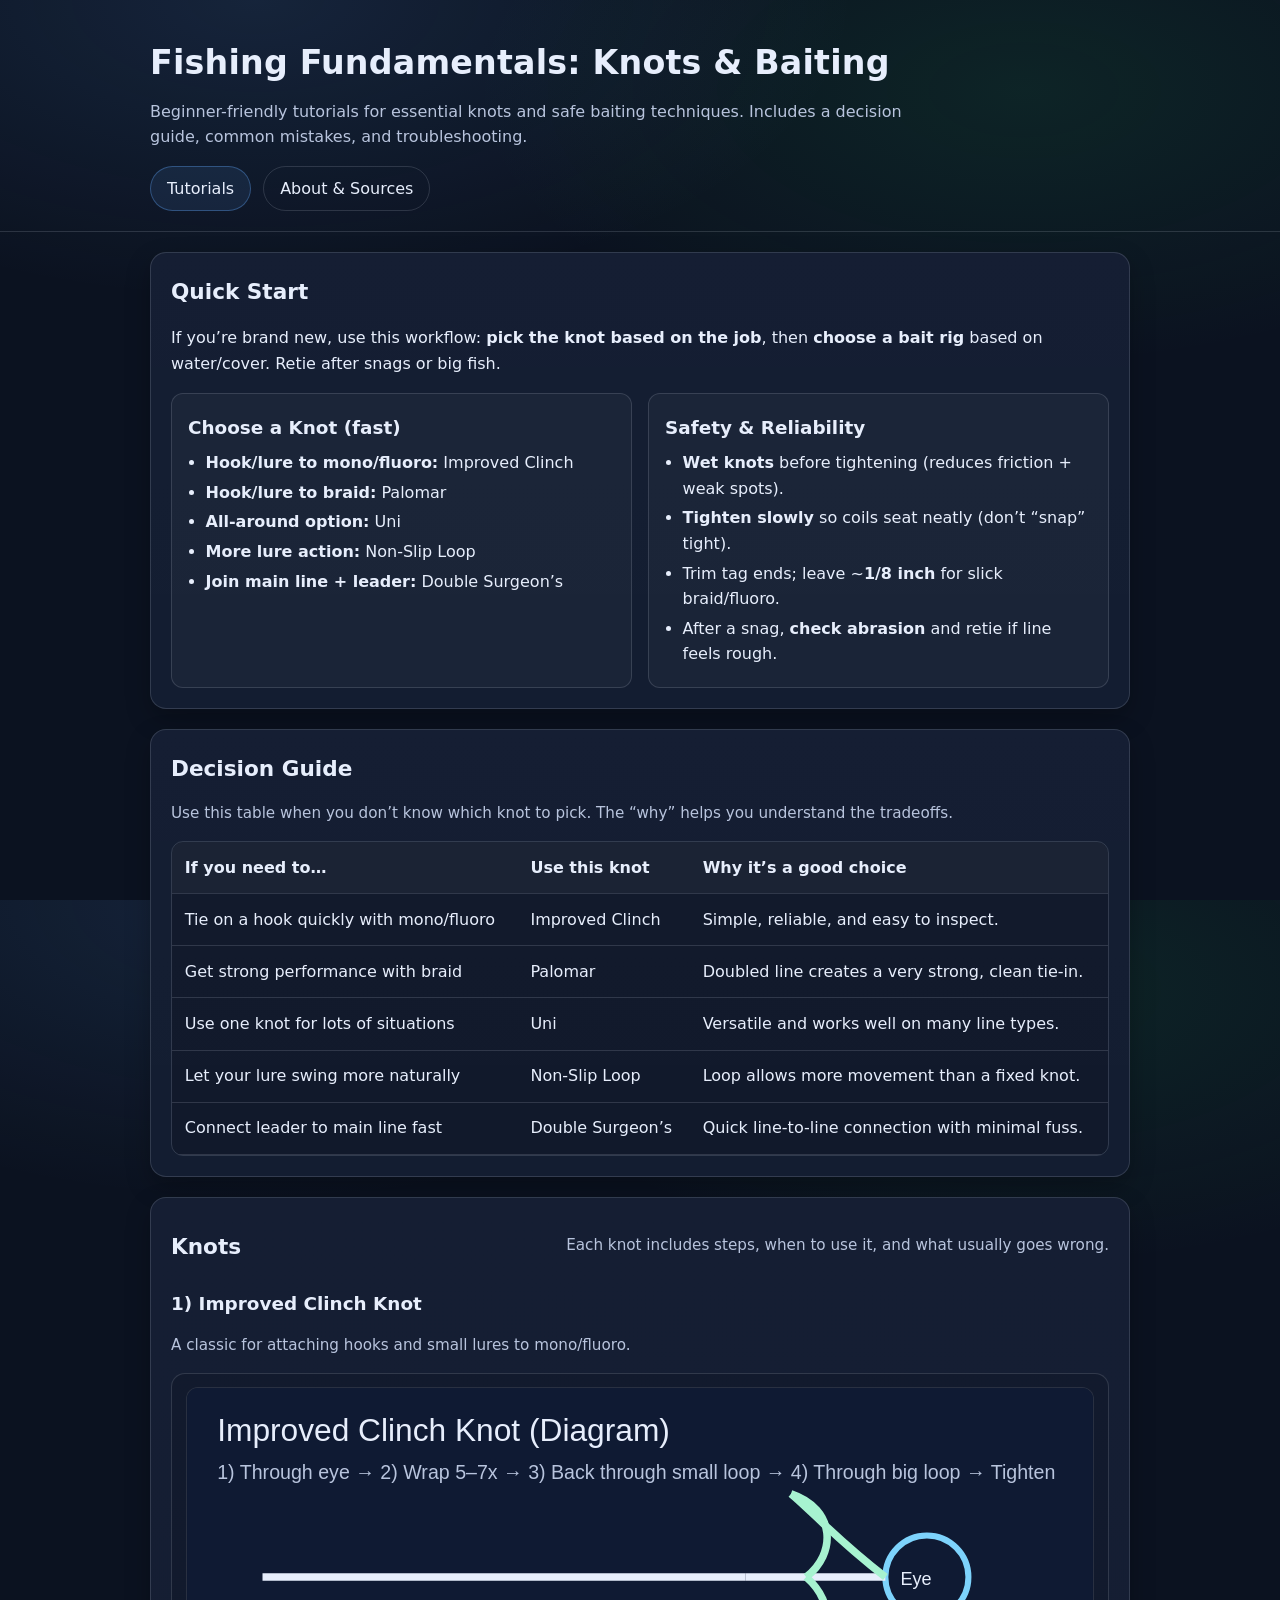
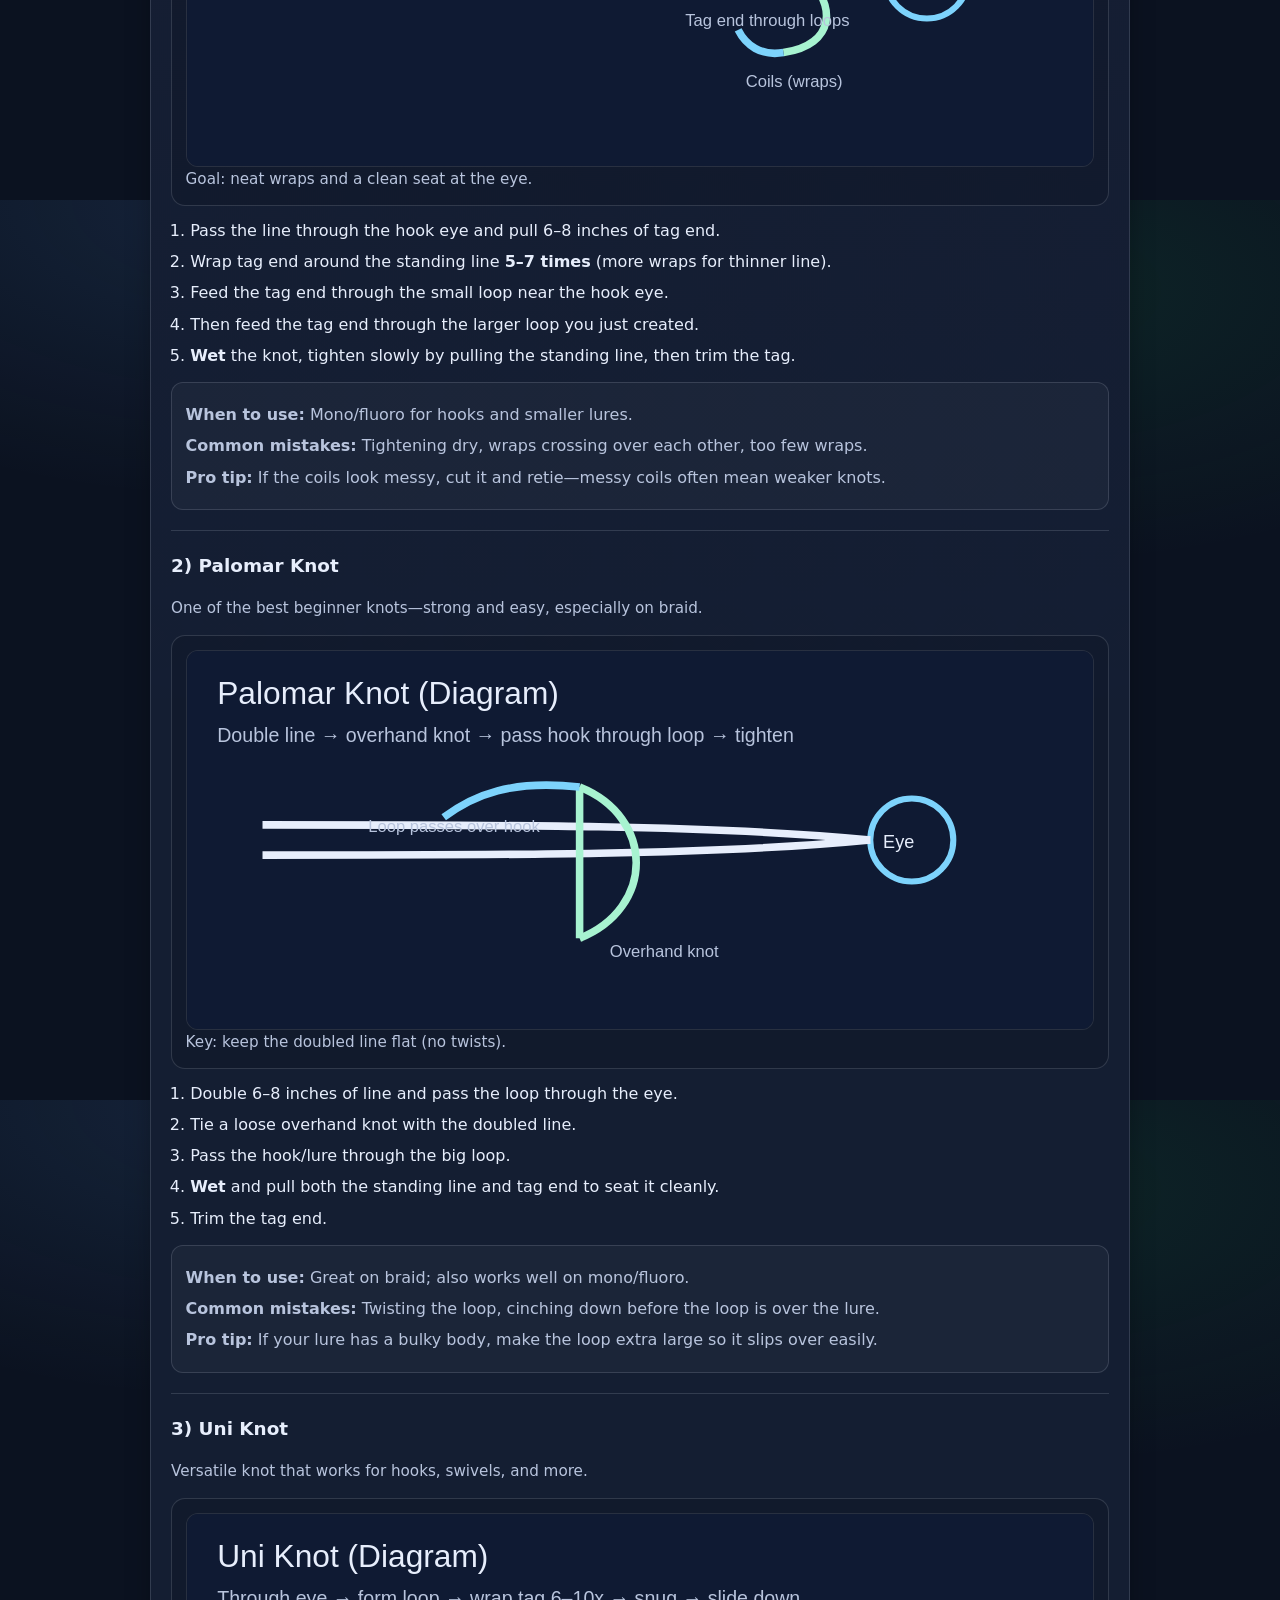
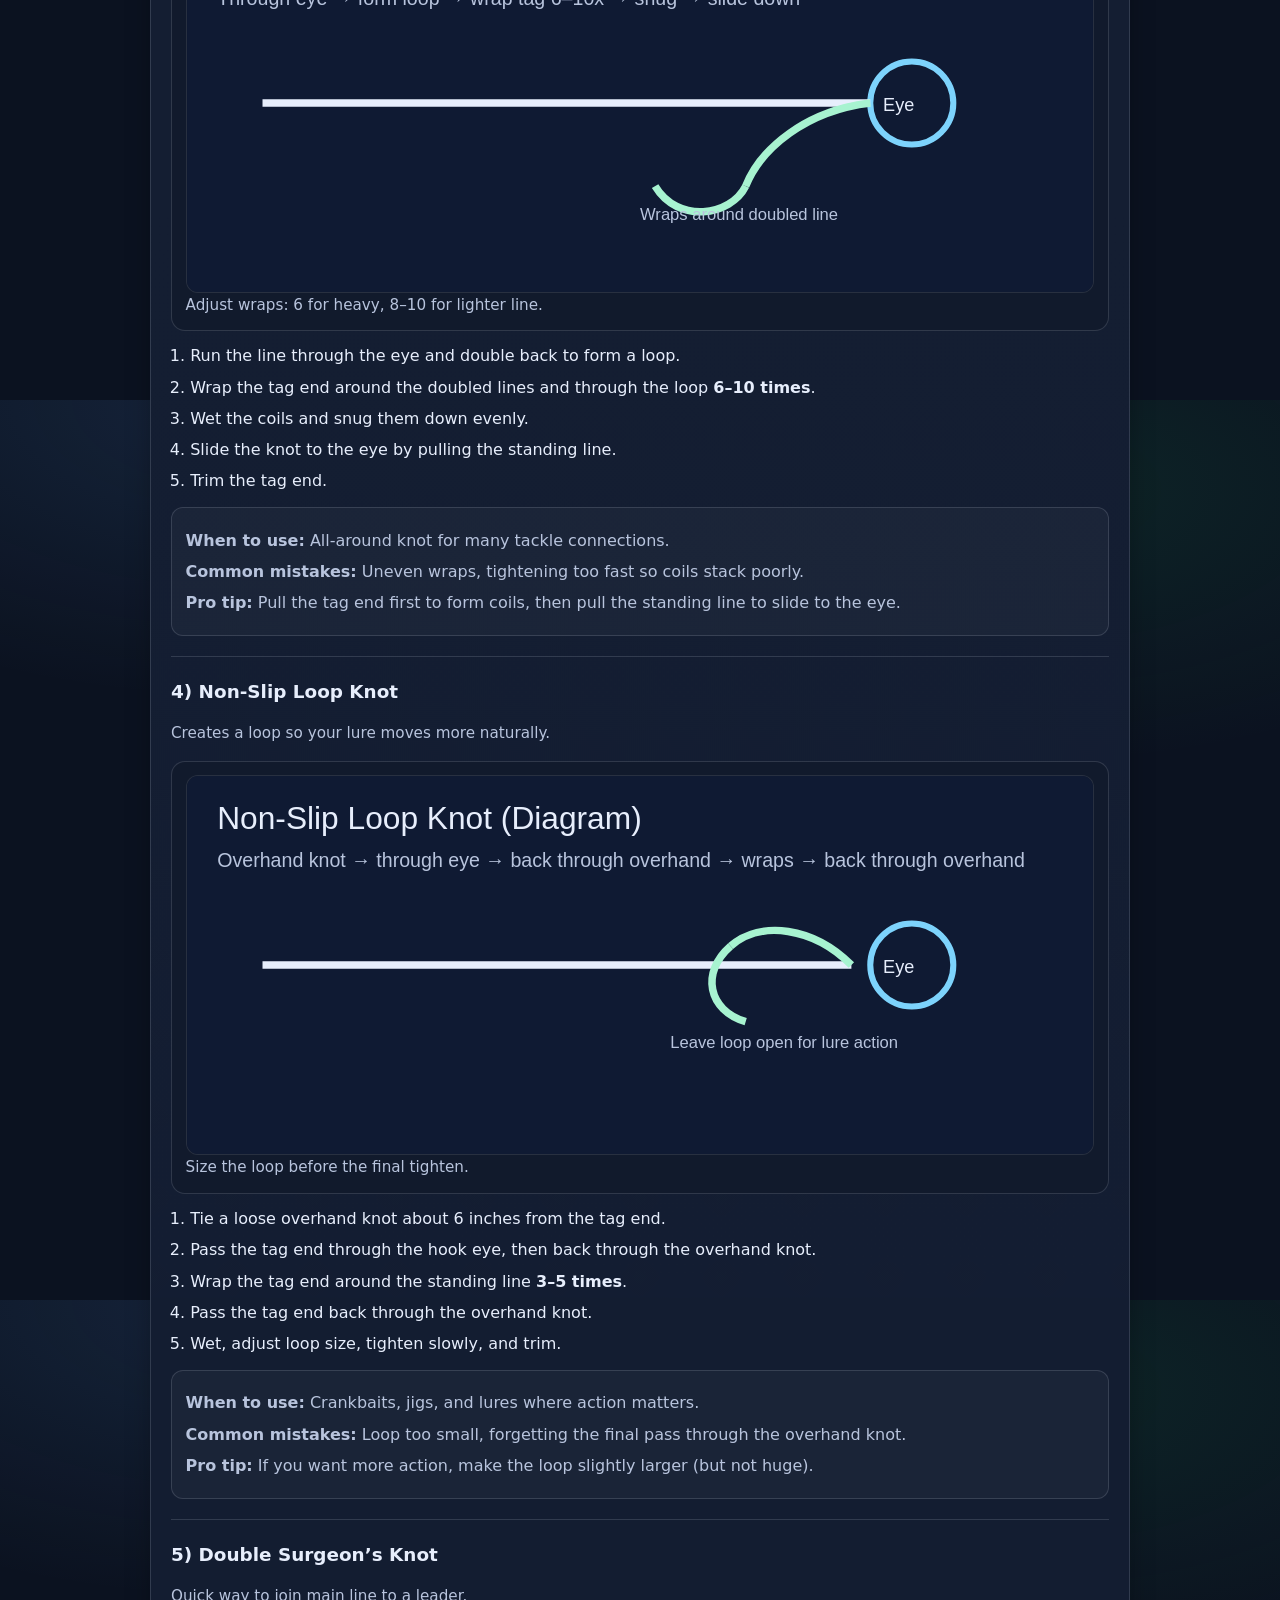
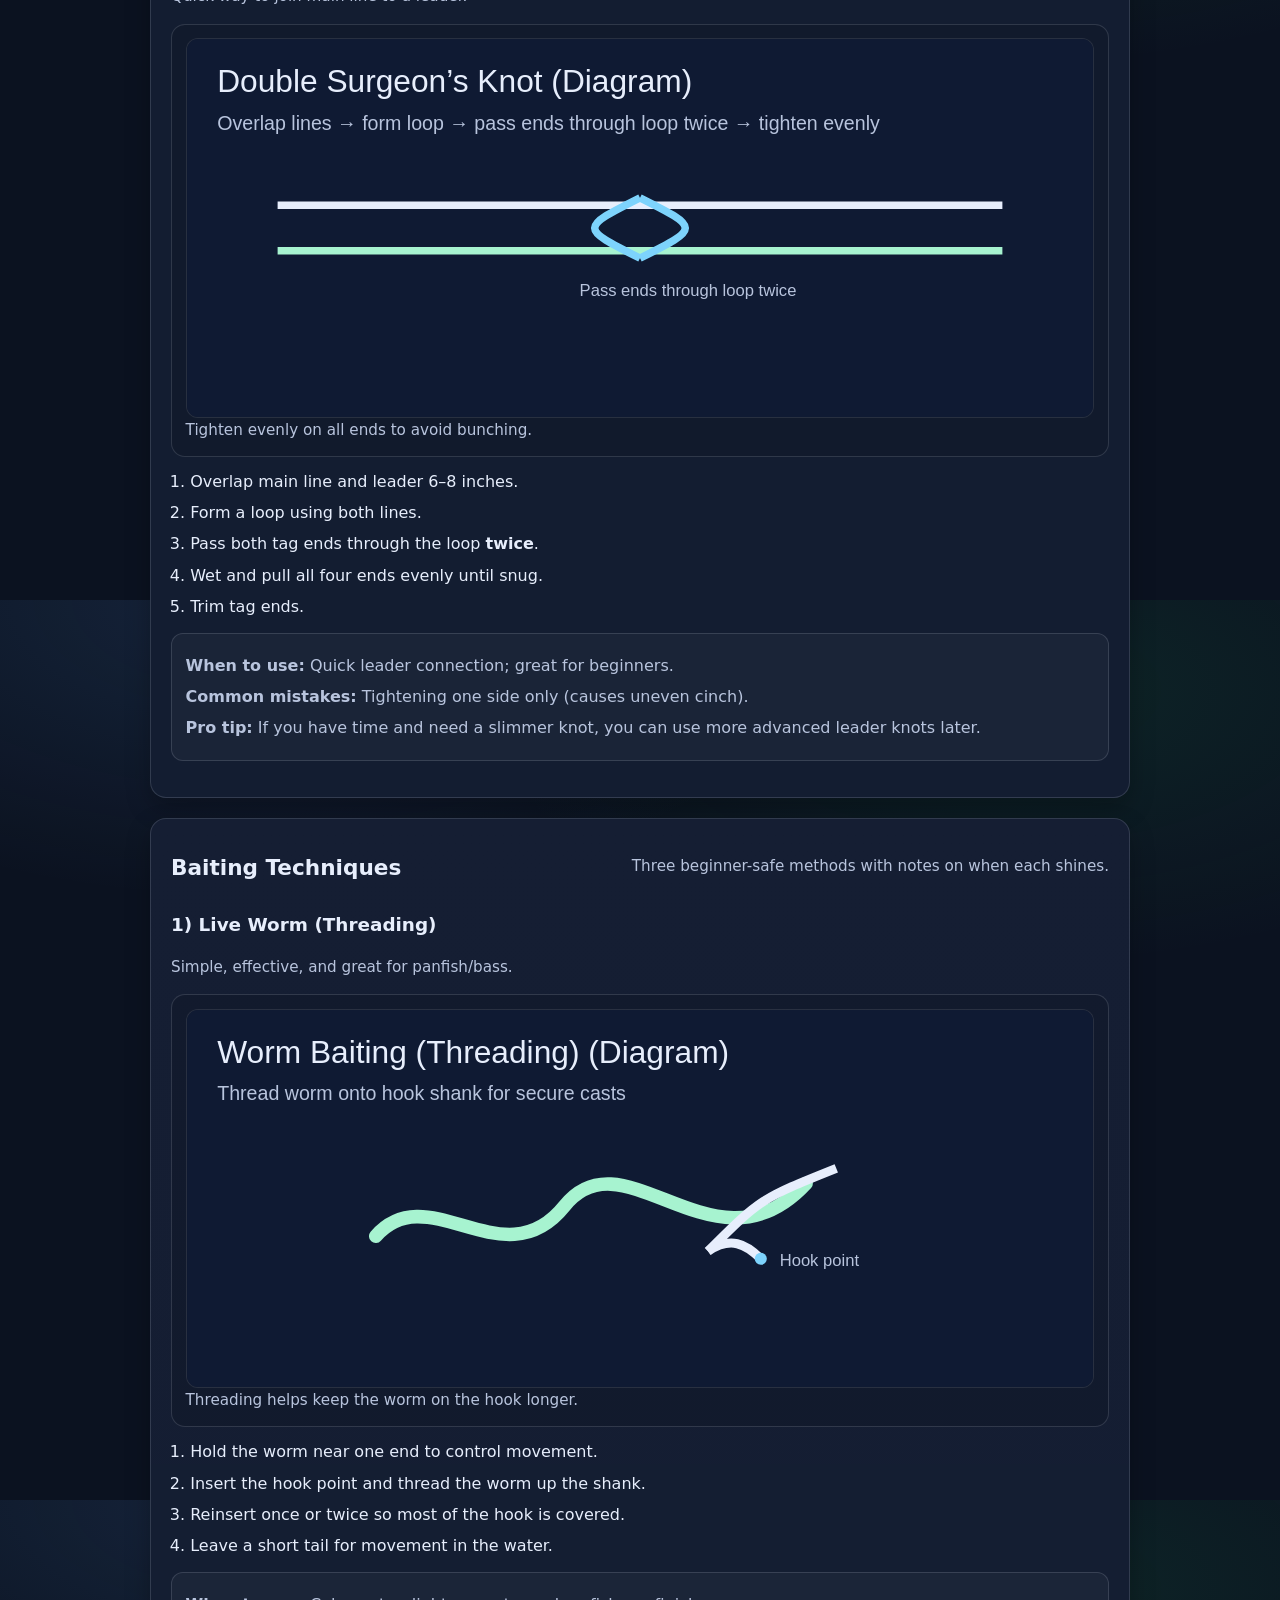
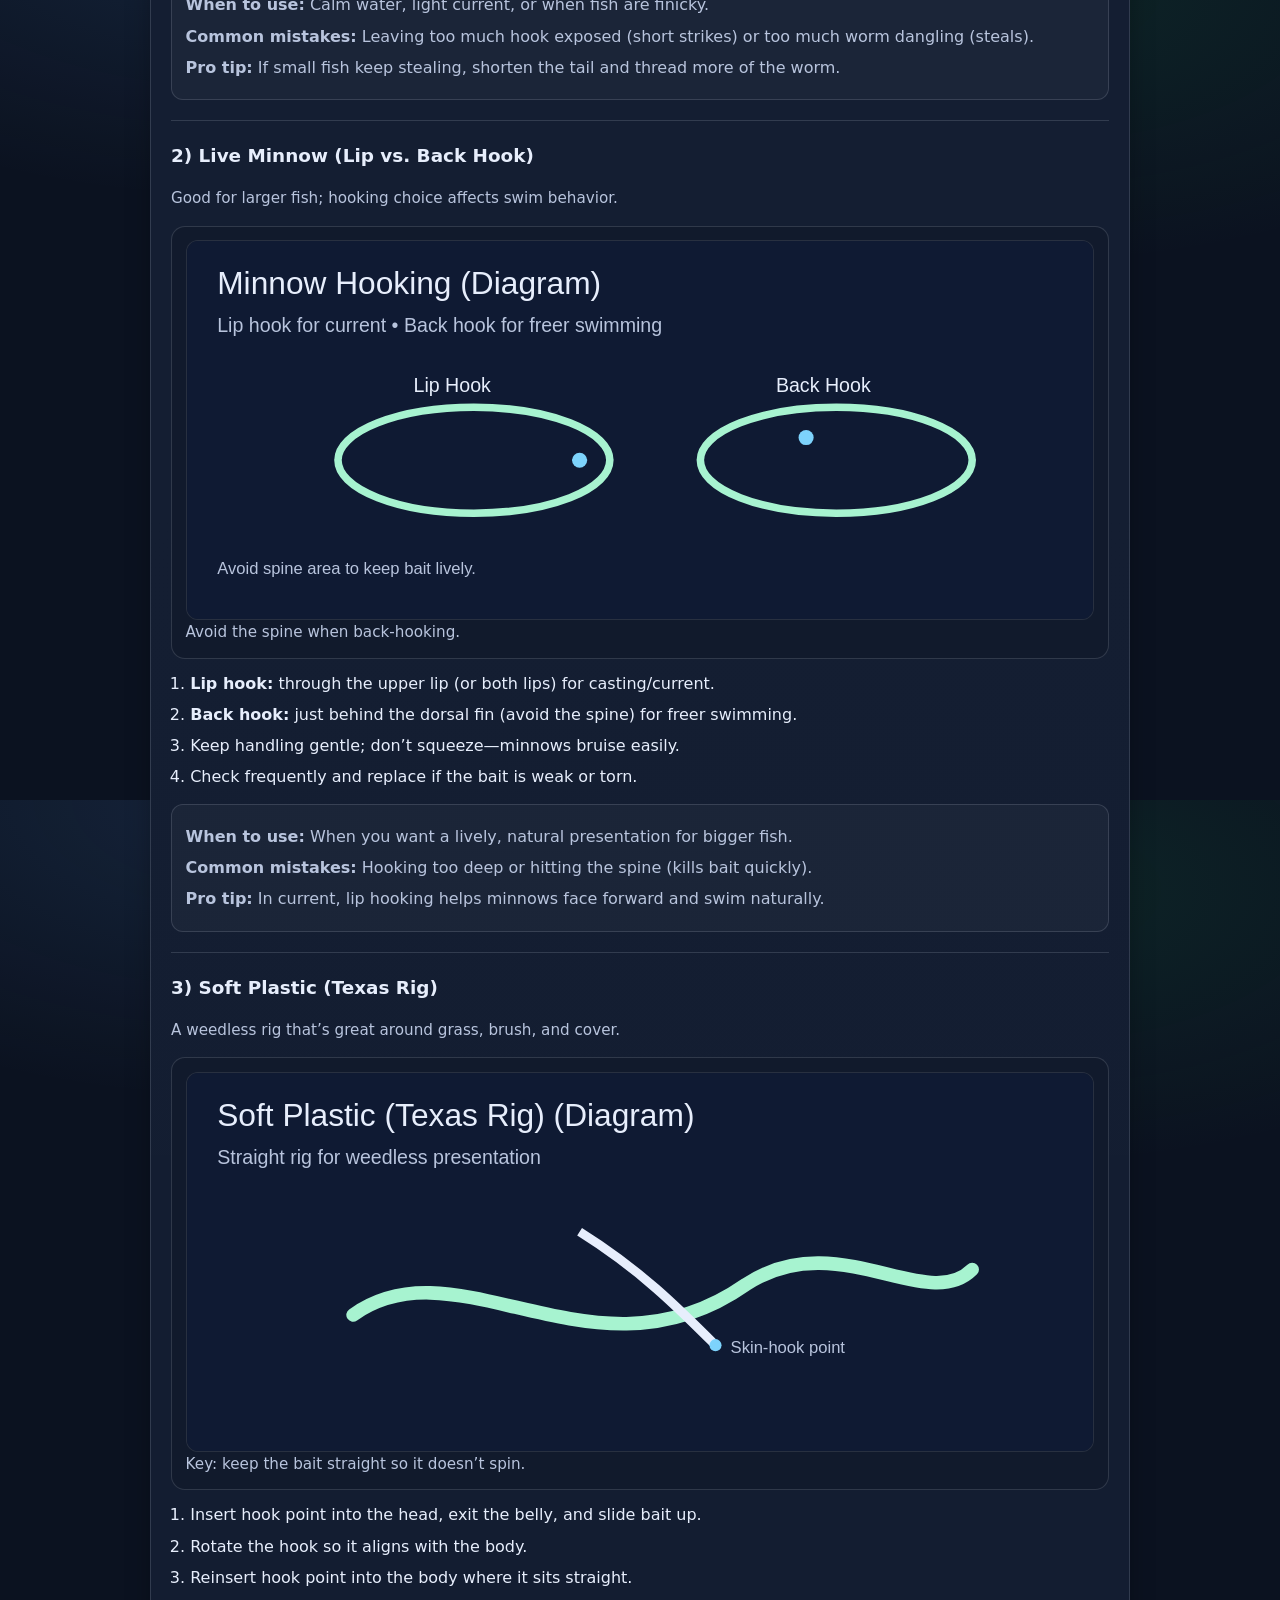
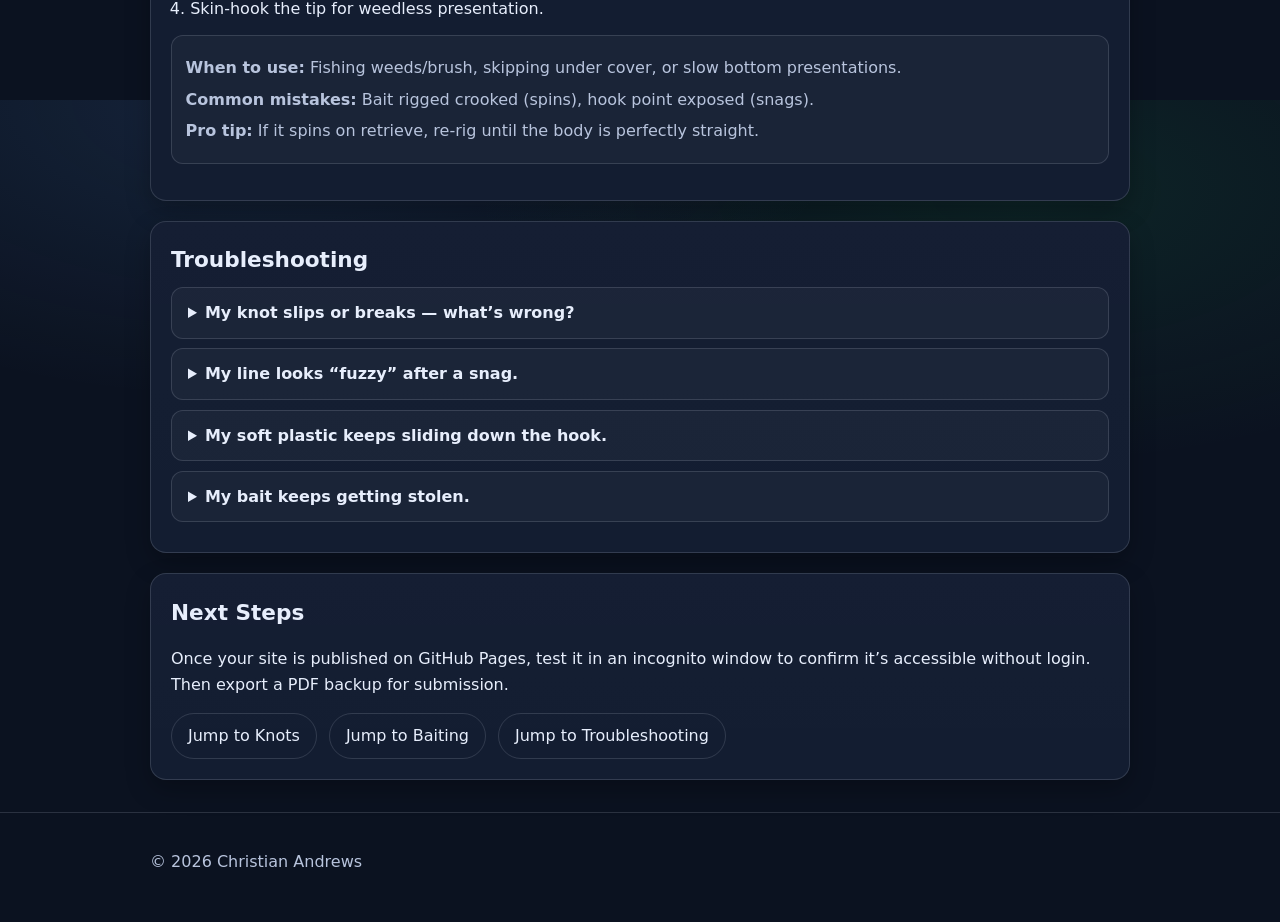
<file: index.html>
<!DOCTYPE html>
<html lang="en">
<head>
  <meta charset="utf-8" />
  <meta name="viewport" content="width=device-width, initial-scale=1" />
  <title>Fishing Fundamentals: Knots &amp; Baiting</title>
  <meta name="description" content="Beginner-friendly tutorials for essential fishing knots and safe baiting techniques, plus a quick decision guide and troubleshooting." />
  <link rel="stylesheet" href="style.css" />
</head>

<body>
  <header class="site-header">
    <div class="container">
      <div class="brand">
        <h1>Fishing Fundamentals: Knots &amp; Baiting</h1>
        <p class="lead">Beginner-friendly tutorials for essential knots and safe baiting techniques. Includes a decision guide, common mistakes, and troubleshooting.</p>
      </div>

      <nav class="site-nav" aria-label="Primary navigation">
        <a class="pill is-active" href="index.html" aria-current="page">Tutorials</a>
        <a class="pill" href="about.html">About &amp; Sources</a>
      </nav>
    </div>
  </header>

  <main class="container">
    <!-- QUICK START -->
    <section class="card">
      <h2>Quick Start</h2>
      <p>If you’re brand new, use this workflow: <strong>pick the knot based on the job</strong>, then <strong>choose a bait rig</strong> based on water/cover. Retie after snags or big fish.</p>

      <div class="grid-2">
        <div class="mini">
          <h3>Choose a Knot (fast)</h3>
          <ul class="bullets">
            <li><strong>Hook/lure to mono/fluoro:</strong> Improved Clinch</li>
            <li><strong>Hook/lure to braid:</strong> Palomar</li>
            <li><strong>All-around option:</strong> Uni</li>
            <li><strong>More lure action:</strong> Non-Slip Loop</li>
            <li><strong>Join main line + leader:</strong> Double Surgeon’s</li>
          </ul>
        </div>

        <div class="mini">
          <h3>Safety &amp; Reliability</h3>
          <ul class="bullets">
            <li><strong>Wet knots</strong> before tightening (reduces friction + weak spots).</li>
            <li><strong>Tighten slowly</strong> so coils seat neatly (don’t “snap” tight).</li>
            <li>Trim tag ends; leave ~<strong>1/8 inch</strong> for slick braid/fluoro.</li>
            <li>After a snag, <strong>check abrasion</strong> and retie if line feels rough.</li>
          </ul>
        </div>
      </div>
    </section>

    <!-- DECISION GUIDE -->
    <section class="card">
      <h2>Decision Guide</h2>
      <p class="small">Use this table when you don’t know which knot to pick. The “why” helps you understand the tradeoffs.</p>

      <div class="table-wrap" role="region" aria-label="Knot decision guide table" tabindex="0">
        <table>
          <thead>
            <tr>
              <th>If you need to…</th>
              <th>Use this knot</th>
              <th>Why it’s a good choice</th>
            </tr>
          </thead>
          <tbody>
            <tr>
              <td>Tie on a hook quickly with mono/fluoro</td>
              <td>Improved Clinch</td>
              <td>Simple, reliable, and easy to inspect.</td>
            </tr>
            <tr>
              <td>Get strong performance with braid</td>
              <td>Palomar</td>
              <td>Doubled line creates a very strong, clean tie-in.</td>
            </tr>
            <tr>
              <td>Use one knot for lots of situations</td>
              <td>Uni</td>
              <td>Versatile and works well on many line types.</td>
            </tr>
            <tr>
              <td>Let your lure swing more naturally</td>
              <td>Non-Slip Loop</td>
              <td>Loop allows more movement than a fixed knot.</td>
            </tr>
            <tr>
              <td>Connect leader to main line fast</td>
              <td>Double Surgeon’s</td>
              <td>Quick line-to-line connection with minimal fuss.</td>
            </tr>
          </tbody>
        </table>
      </div>
    </section>

    <!-- KNOTS -->
    <section class="card" id="knots">
      <div class="section-head">
        <h2>Knots</h2>
        <p class="small">Each knot includes steps, when to use it, and what usually goes wrong.</p>
      </div>

      <!-- 1) Improved Clinch -->
      <article class="tutorial" id="improved-clinch">
        <header class="tutorial-head">
          <h3>1) Improved Clinch Knot</h3>
          <p class="small">A classic for attaching hooks and small lures to mono/fluoro.</p>
        </header>

        <figure class="diagram">
          <img src="images/knot-improved-clinch.svg" alt="Improved clinch knot diagram." loading="lazy" />
          <figcaption class="small">Goal: neat wraps and a clean seat at the eye.</figcaption>
        </figure>

        <ol class="steps">
          <li>Pass the line through the hook eye and pull 6–8 inches of tag end.</li>
          <li>Wrap tag end around the standing line <strong>5–7 times</strong> (more wraps for thinner line).</li>
          <li>Feed the tag end through the small loop near the hook eye.</li>
          <li>Then feed the tag end through the larger loop you just created.</li>
          <li><strong>Wet</strong> the knot, tighten slowly by pulling the standing line, then trim the tag.</li>
        </ol>

        <div class="callouts">
          <p><strong>When to use:</strong> Mono/fluoro for hooks and smaller lures.</p>
          <p><strong>Common mistakes:</strong> Tightening dry, wraps crossing over each other, too few wraps.</p>
          <p><strong>Pro tip:</strong> If the coils look messy, cut it and retie—messy coils often mean weaker knots.</p>
        </div>
      </article>

      <hr class="divider" />

      <!-- 2) Palomar -->
      <article class="tutorial" id="palomar">
        <header class="tutorial-head">
          <h3>2) Palomar Knot</h3>
          <p class="small">One of the best beginner knots—strong and easy, especially on braid.</p>
        </header>

        <figure class="diagram">
          <img src="images/knot-palomar.svg" alt="Palomar knot diagram." loading="lazy" />
          <figcaption class="small">Key: keep the doubled line flat (no twists).</figcaption>
        </figure>

        <ol class="steps">
          <li>Double 6–8 inches of line and pass the loop through the eye.</li>
          <li>Tie a loose overhand knot with the doubled line.</li>
          <li>Pass the hook/lure through the big loop.</li>
          <li><strong>Wet</strong> and pull both the standing line and tag end to seat it cleanly.</li>
          <li>Trim the tag end.</li>
        </ol>

        <div class="callouts">
          <p><strong>When to use:</strong> Great on braid; also works well on mono/fluoro.</p>
          <p><strong>Common mistakes:</strong> Twisting the loop, cinching down before the loop is over the lure.</p>
          <p><strong>Pro tip:</strong> If your lure has a bulky body, make the loop extra large so it slips over easily.</p>
        </div>
      </article>

      <hr class="divider" />

      <!-- 3) Uni -->
      <article class="tutorial" id="uni">
        <header class="tutorial-head">
          <h3>3) Uni Knot</h3>
          <p class="small">Versatile knot that works for hooks, swivels, and more.</p>
        </header>

        <figure class="diagram">
          <img src="images/knot-uni.svg" alt="Uni knot diagram." loading="lazy" />
          <figcaption class="small">Adjust wraps: 6 for heavy, 8–10 for lighter line.</figcaption>
        </figure>

        <ol class="steps">
          <li>Run the line through the eye and double back to form a loop.</li>
          <li>Wrap the tag end around the doubled lines and through the loop <strong>6–10 times</strong>.</li>
          <li>Wet the coils and snug them down evenly.</li>
          <li>Slide the knot to the eye by pulling the standing line.</li>
          <li>Trim the tag end.</li>
        </ol>

        <div class="callouts">
          <p><strong>When to use:</strong> All-around knot for many tackle connections.</p>
          <p><strong>Common mistakes:</strong> Uneven wraps, tightening too fast so coils stack poorly.</p>
          <p><strong>Pro tip:</strong> Pull the tag end first to form coils, then pull the standing line to slide to the eye.</p>
        </div>
      </article>

      <hr class="divider" />

      <!-- 4) Loop -->
      <article class="tutorial" id="loop">
        <header class="tutorial-head">
          <h3>4) Non-Slip Loop Knot</h3>
          <p class="small">Creates a loop so your lure moves more naturally.</p>
        </header>

        <figure class="diagram">
          <img src="images/knot-loop.svg" alt="Non-slip loop knot diagram." loading="lazy" />
          <figcaption class="small">Size the loop before the final tighten.</figcaption>
        </figure>

        <ol class="steps">
          <li>Tie a loose overhand knot about 6 inches from the tag end.</li>
          <li>Pass the tag end through the hook eye, then back through the overhand knot.</li>
          <li>Wrap the tag end around the standing line <strong>3–5 times</strong>.</li>
          <li>Pass the tag end back through the overhand knot.</li>
          <li>Wet, adjust loop size, tighten slowly, and trim.</li>
        </ol>

        <div class="callouts">
          <p><strong>When to use:</strong> Crankbaits, jigs, and lures where action matters.</p>
          <p><strong>Common mistakes:</strong> Loop too small, forgetting the final pass through the overhand knot.</p>
          <p><strong>Pro tip:</strong> If you want more action, make the loop slightly larger (but not huge).</p>
        </div>
      </article>

      <hr class="divider" />

      <!-- 5) Surgeon's -->
      <article class="tutorial" id="surgeons">
        <header class="tutorial-head">
          <h3>5) Double Surgeon’s Knot</h3>
          <p class="small">Quick way to join main line to a leader.</p>
        </header>

        <figure class="diagram">
          <img src="images/knot-surgeons.svg" alt="Double surgeon’s knot diagram." loading="lazy" />
          <figcaption class="small">Tighten evenly on all ends to avoid bunching.</figcaption>
        </figure>

        <ol class="steps">
          <li>Overlap main line and leader 6–8 inches.</li>
          <li>Form a loop using both lines.</li>
          <li>Pass both tag ends through the loop <strong>twice</strong>.</li>
          <li>Wet and pull all four ends evenly until snug.</li>
          <li>Trim tag ends.</li>
        </ol>

        <div class="callouts">
          <p><strong>When to use:</strong> Quick leader connection; great for beginners.</p>
          <p><strong>Common mistakes:</strong> Tightening one side only (causes uneven cinch).</p>
          <p><strong>Pro tip:</strong> If you have time and need a slimmer knot, you can use more advanced leader knots later.</p>
        </div>
      </article>
    </section>

    <!-- BAITING -->
    <section class="card" id="bait">
      <div class="section-head">
        <h2>Baiting Techniques</h2>
        <p class="small">Three beginner-safe methods with notes on when each shines.</p>
      </div>

      <!-- Worm -->
      <article class="tutorial" id="worm">
        <header class="tutorial-head">
          <h3>1) Live Worm (Threading)</h3>
          <p class="small">Simple, effective, and great for panfish/bass.</p>
        </header>

        <figure class="diagram">
          <img src="images/bait-worm.svg" alt="Worm baiting diagram." loading="lazy" />
          <figcaption class="small">Threading helps keep the worm on the hook longer.</figcaption>
        </figure>

        <ol class="steps">
          <li>Hold the worm near one end to control movement.</li>
          <li>Insert the hook point and thread the worm up the shank.</li>
          <li>Reinsert once or twice so most of the hook is covered.</li>
          <li>Leave a short tail for movement in the water.</li>
        </ol>

        <div class="callouts">
          <p><strong>When to use:</strong> Calm water, light current, or when fish are finicky.</p>
          <p><strong>Common mistakes:</strong> Leaving too much hook exposed (short strikes) or too much worm dangling (steals).</p>
          <p><strong>Pro tip:</strong> If small fish keep stealing, shorten the tail and thread more of the worm.</p>
        </div>
      </article>

      <hr class="divider" />

      <!-- Minnow -->
      <article class="tutorial" id="minnow">
        <header class="tutorial-head">
          <h3>2) Live Minnow (Lip vs. Back Hook)</h3>
          <p class="small">Good for larger fish; hooking choice affects swim behavior.</p>
        </header>

        <figure class="diagram">
          <img src="images/bait-minnow.svg" alt="Minnow hooking diagram." loading="lazy" />
          <figcaption class="small">Avoid the spine when back-hooking.</figcaption>
        </figure>

        <ol class="steps">
          <li><strong>Lip hook:</strong> through the upper lip (or both lips) for casting/current.</li>
          <li><strong>Back hook:</strong> just behind the dorsal fin (avoid the spine) for freer swimming.</li>
          <li>Keep handling gentle; don’t squeeze—minnows bruise easily.</li>
          <li>Check frequently and replace if the bait is weak or torn.</li>
        </ol>

        <div class="callouts">
          <p><strong>When to use:</strong> When you want a lively, natural presentation for bigger fish.</p>
          <p><strong>Common mistakes:</strong> Hooking too deep or hitting the spine (kills bait quickly).</p>
          <p><strong>Pro tip:</strong> In current, lip hooking helps minnows face forward and swim naturally.</p>
        </div>
      </article>

      <hr class="divider" />

      <!-- Soft plastic -->
      <article class="tutorial" id="soft-plastic">
        <header class="tutorial-head">
          <h3>3) Soft Plastic (Texas Rig)</h3>
          <p class="small">A weedless rig that’s great around grass, brush, and cover.</p>
        </header>

        <figure class="diagram">
          <img src="images/bait-soft-plastic.svg" alt="Texas rig diagram." loading="lazy" />
          <figcaption class="small">Key: keep the bait straight so it doesn’t spin.</figcaption>
        </figure>

        <ol class="steps">
          <li>Insert hook point into the head, exit the belly, and slide bait up.</li>
          <li>Rotate the hook so it aligns with the body.</li>
          <li>Reinsert hook point into the body where it sits straight.</li>
          <li>Skin-hook the tip for weedless presentation.</li>
        </ol>

        <div class="callouts">
          <p><strong>When to use:</strong> Fishing weeds/brush, skipping under cover, or slow bottom presentations.</p>
          <p><strong>Common mistakes:</strong> Bait rigged crooked (spins), hook point exposed (snags).</p>
          <p><strong>Pro tip:</strong> If it spins on retrieve, re-rig until the body is perfectly straight.</p>
        </div>
      </article>
    </section>

    <!-- TROUBLESHOOTING -->
    <section class="card" id="troubleshooting">
      <h2>Troubleshooting</h2>

      <details>
        <summary>My knot slips or breaks — what’s wrong?</summary>
        <p>Most failures come from tightening dry, crossed coils, or using a knot that doesn’t match the line type. Wet the knot, tighten slowly, and retie if the coils look uneven or stacked.</p>
      </details>

      <details>
        <summary>My line looks “fuzzy” after a snag.</summary>
        <p>That’s abrasion. Cut back past the damaged section and retie. Abraded line loses strength fast—especially on rocks and wood.</p>
      </details>

      <details>
        <summary>My soft plastic keeps sliding down the hook.</summary>
        <p>Rig it straighter, and slide the head fully up to the hook bend. If it still slips, consider a bait keeper style hook (optional upgrade).</p>
      </details>

      <details>
        <summary>My bait keeps getting stolen.</summary>
        <p>Thread more of the worm on the hook and shorten the tail. For minnows, use a smaller hook or switch to soft plastics if nuisance fish are heavy.</p>
      </details>
    </section>

    <section class="card">
      <h2>Next Steps</h2>
      <p>Once your site is published on GitHub Pages, test it in an incognito window to confirm it’s accessible without login. Then export a PDF backup for submission.</p>
      <div class="cta-row">
        <a class="pill" href="#knots">Jump to Knots</a>
        <a class="pill" href="#bait">Jump to Baiting</a>
        <a class="pill" href="#troubleshooting">Jump to Troubleshooting</a>
      </div>
    </section>
  </main>

  <footer class="site-footer">
    <div class="container">
      <p>&copy; 2026 Christian Andrews</p>
    </div>
  </footer>
</body>
</html>
</file>
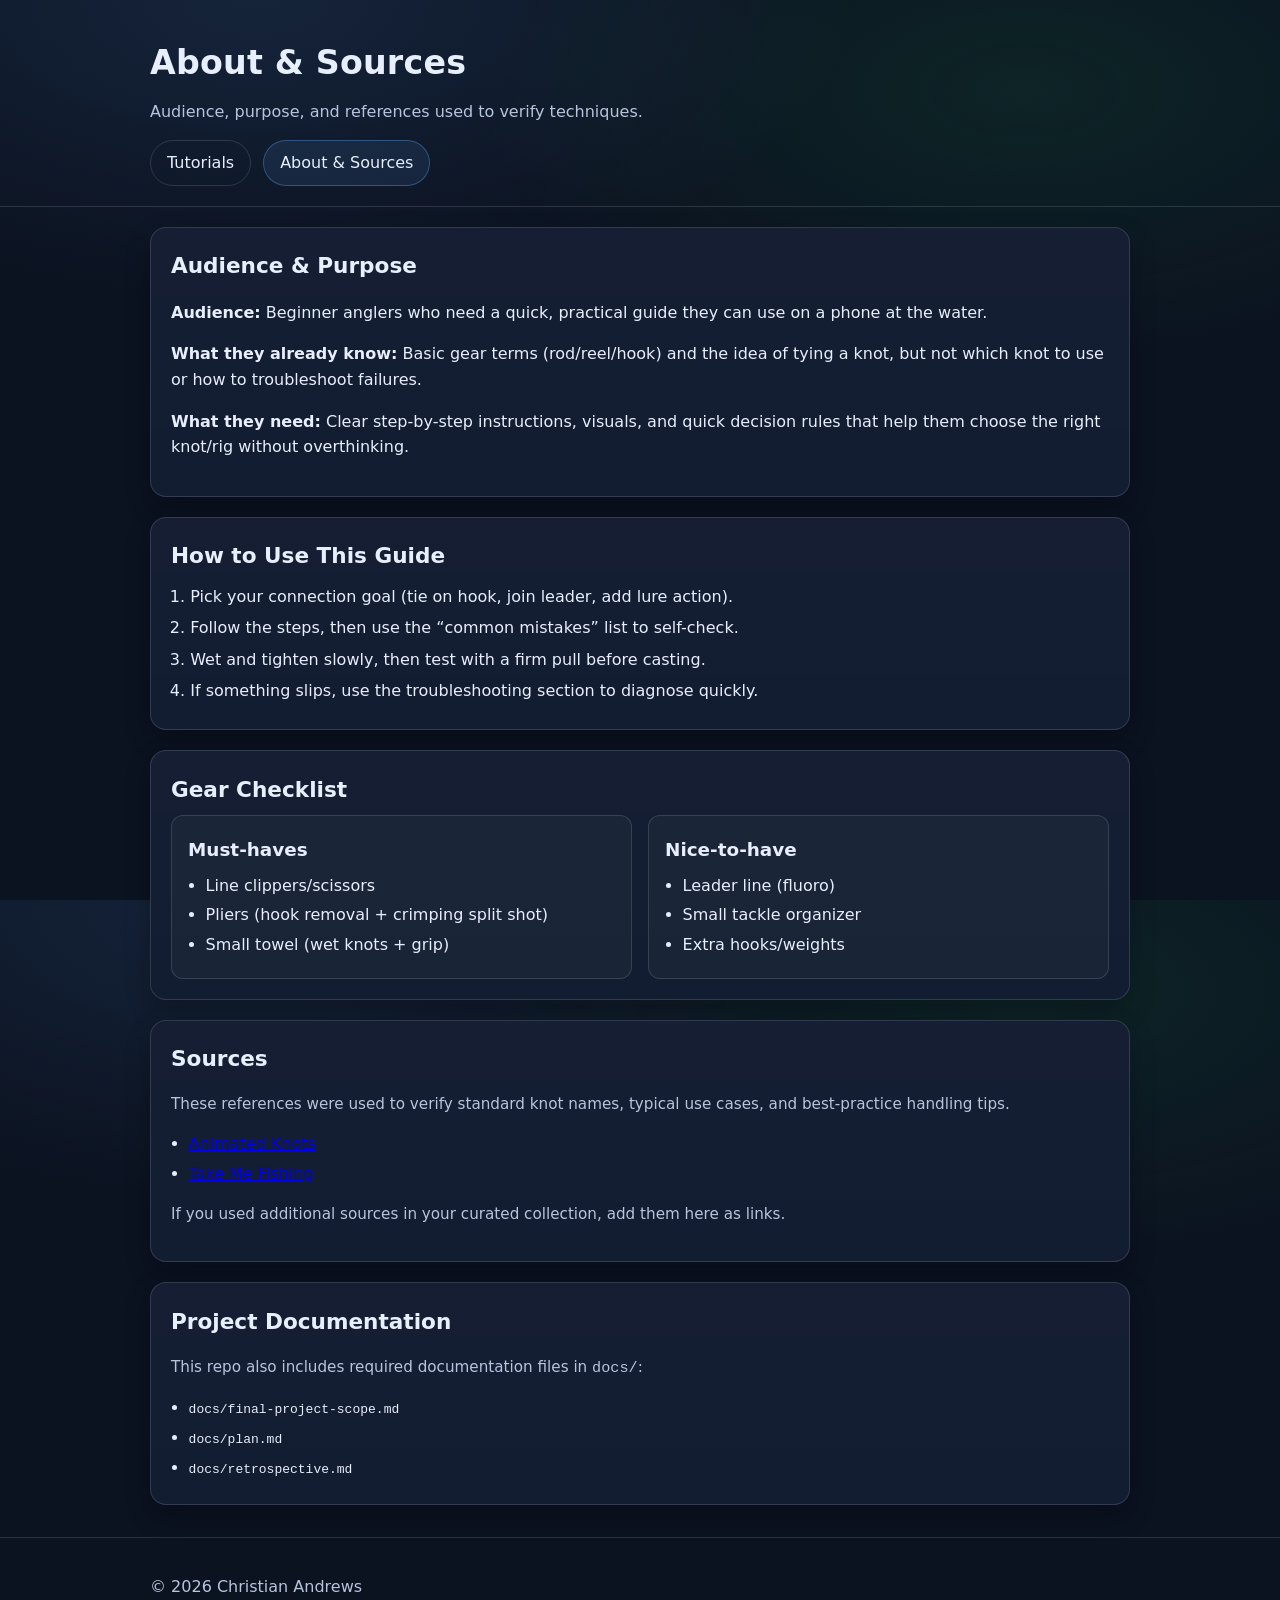
<file: about.html>
<!DOCTYPE html>
<html lang="en">
<head>
  <meta charset="utf-8" />
  <meta name="viewport" content="width=device-width, initial-scale=1" />
  <title>About &amp; Sources | Fishing Fundamentals</title>
  <meta name="description" content="About the project, intended audience, and sources used for the Fishing Fundamentals site." />
  <link rel="stylesheet" href="style.css" />
</head>

<body>
  <header class="site-header">
    <div class="container">
      <div class="brand">
        <h1>About &amp; Sources</h1>
        <p class="lead">Audience, purpose, and references used to verify techniques.</p>
      </div>

      <nav class="site-nav" aria-label="Primary navigation">
        <a class="pill" href="index.html">Tutorials</a>
        <a class="pill is-active" href="about.html" aria-current="page">About &amp; Sources</a>
      </nav>
    </div>
  </header>

  <main class="container">
    <section class="card">
      <h2>Audience &amp; Purpose</h2>
      <p><strong>Audience:</strong> Beginner anglers who need a quick, practical guide they can use on a phone at the water.</p>
      <p><strong>What they already know:</strong> Basic gear terms (rod/reel/hook) and the idea of tying a knot, but not which knot to use or how to troubleshoot failures.</p>
      <p><strong>What they need:</strong> Clear step-by-step instructions, visuals, and quick decision rules that help them choose the right knot/rig without overthinking.</p>
    </section>

    <section class="card">
      <h2>How to Use This Guide</h2>
      <ol class="steps">
        <li>Pick your connection goal (tie on hook, join leader, add lure action).</li>
        <li>Follow the steps, then use the “common mistakes” list to self-check.</li>
        <li>Wet and tighten slowly, then test with a firm pull before casting.</li>
        <li>If something slips, use the troubleshooting section to diagnose quickly.</li>
      </ol>
    </section>

    <section class="card">
      <h2>Gear Checklist</h2>
      <div class="grid-2">
        <div class="mini">
          <h3>Must-haves</h3>
          <ul class="bullets">
            <li>Line clippers/scissors</li>
            <li>Pliers (hook removal + crimping split shot)</li>
            <li>Small towel (wet knots + grip)</li>
          </ul>
        </div>
        <div class="mini">
          <h3>Nice-to-have</h3>
          <ul class="bullets">
            <li>Leader line (fluoro)</li>
            <li>Small tackle organizer</li>
            <li>Extra hooks/weights</li>
          </ul>
        </div>
      </div>
    </section>

    <section class="card">
      <h2>Sources</h2>
      <p class="small">These references were used to verify standard knot names, typical use cases, and best-practice handling tips.</p>
      <ul class="bullets">
        <li><a href="https://www.animatedknots.com/" target="_blank" rel="noopener">Animated Knots</a></li>
        <li><a href="https://www.takemefishing.org/" target="_blank" rel="noopener">Take Me Fishing</a></li>
      </ul>
      <p class="small">If you used additional sources in your curated collection, add them here as links.</p>
    </section>

    <section class="card">
      <h2>Project Documentation</h2>
      <p class="small">This repo also includes required documentation files in <code>docs/</code>:</p>
      <ul class="bullets">
        <li><code>docs/final-project-scope.md</code></li>
        <li><code>docs/plan.md</code></li>
        <li><code>docs/retrospective.md</code></li>
      </ul>
    </section>
  </main>

  <footer class="site-footer">
    <div class="container">
      <p>&copy; 2026 Christian Andrews</p>
    </div>
  </footer>
</body>
</html>
</file>
<file: style.css>
:root{
  --bg:#0b1220;
  --card:#101a2f;
  --card2:rgba(255,255,255,.03);
  --text:#e7eefc;
  --muted:#b8c4dd;
  --border:rgba(231,238,252,.14);
  --radius:16px;
  --maxw:980px;
}

*{ box-sizing:border-box; }

html,body{ height:100%; }

body{
  margin:0;
  font-family: system-ui, -apple-system, Segoe UI, Roboto, Arial, sans-serif;
  line-height:1.6;
  background: radial-gradient(1200px 600px at 20% 0%, rgba(96,165,250,.12), transparent 50%),
              radial-gradient(1000px 500px at 80% 10%, rgba(34,197,94,.10), transparent 55%),
              var(--bg);
  color:var(--text);
}

.container{
  width:min(var(--maxw), calc(100% - 2rem));
  margin:0 auto;
}

.site-header{
  padding:2.25rem 0 1.25rem;
  border-bottom:1px solid var(--border);
}

.brand h1{
  margin:0;
  font-size:clamp(1.6rem, 2.6vw, 2.35rem);
  letter-spacing:.2px;
}

.lead{
  color:var(--muted);
  max-width:75ch;
  margin:.6rem 0 0;
}

.site-nav{
  display:flex;
  gap:.75rem;
  flex-wrap:wrap;
  margin-top:1rem;
}

.pill{
  display:inline-flex;
  align-items:center;
  gap:.5rem;
  color:var(--text);
  text-decoration:none;
  border:1px solid var(--border);
  padding:.55rem 1rem;
  border-radius:999px;
  background:transparent;
}

.pill:hover{
  background:rgba(255,255,255,.04);
}

.pill.is-active{
  background:rgba(96,165,250,.10);
  border-color:rgba(96,165,250,.35);
}

.card{
  margin:1.25rem 0;
  padding:1.25rem;
  border:1px solid var(--border);
  background:linear-gradient(180deg, rgba(255,255,255,.02), rgba(255,255,255,.01)), var(--card);
  border-radius:var(--radius);
  box-shadow: 0 10px 24px rgba(0,0,0,.25);
}

.section-head{
  display:flex;
  justify-content:space-between;
  align-items:flex-end;
  gap:1rem;
  flex-wrap:wrap;
}

h2{
  margin:.1rem 0 .5rem;
  font-size:1.35rem;
}

h3{
  margin:.2rem 0 .35rem;
  font-size:1.15rem;
}

.small{
  color:var(--muted);
  font-size:.95rem;
}

.grid-2{
  display:grid;
  gap:1rem;
  grid-template-columns:repeat(auto-fit, minmax(240px, 1fr));
}

.mini{
  border:1px solid var(--border);
  border-radius:12px;
  padding:1rem;
  background:var(--card2);
}

.bullets{
  margin:.5rem 0 0;
  padding-left:1.1rem;
}

.bullets li{
  margin:.25rem 0;
}

.tutorial{
  margin:1rem 0;
}

.tutorial-head{
  margin-bottom:.5rem;
}

.diagram{
  margin:.8rem 0 .75rem;
  border:1px solid var(--border);
  border-radius:14px;
  background:rgba(0,0,0,.10);
  padding:.85rem;
}

img{
  display:block;
  width:100%;
  height:auto;
  border-radius:12px;
  border:1px solid rgba(255,255,255,.08);
  background:rgba(255,255,255,.02);
}

.steps{
  margin:.65rem 0 0;
  padding-left:1.2rem;
}

.steps li{
  margin:.35rem 0;
}

.callouts{
  margin-top:.85rem;
  padding:.85rem;
  border:1px solid var(--border);
  border-radius:12px;
  background:var(--card2);
  color:var(--muted);
}

.callouts p{
  margin:.35rem 0;
}

.divider{
  border:0;
  border-top:1px solid var(--border);
  margin:1.25rem 0;
}

.table-wrap{
  overflow:auto;
  border-radius:12px;
  border:1px solid var(--border);
  margin-top:.75rem;
}

table{
  width:100%;
  border-collapse:collapse;
  min-width: 720px;
  background:rgba(0,0,0,.12);
}

th, td{
  border-bottom:1px solid var(--border);
  padding:.8rem;
  text-align:left;
  vertical-align:top;
}

th{
  background:rgba(255,255,255,.04);
  position:sticky;
  top:0;
}

details{
  border:1px solid var(--border);
  border-radius:12px;
  padding:.75rem 1rem;
  background:var(--card2);
  margin:.6rem 0;
}

summary{
  cursor:pointer;
  font-weight:700;
}

details p{
  margin:.6rem 0 0;
  color:var(--muted);
}

.cta-row{
  display:flex;
  flex-wrap:wrap;
  gap:.75rem;
  margin-top:.75rem;
}

.site-footer{
  margin-top:2rem;
  border-top:1px solid var(--border);
  padding:1.25rem 0 2rem;
  color:var(--muted);
}

/* Improve readability on very small screens */
@media (max-width: 480px){
  .card{ padding:1rem; }
  .pill{ padding:.5rem .85rem; }
}
</file>
